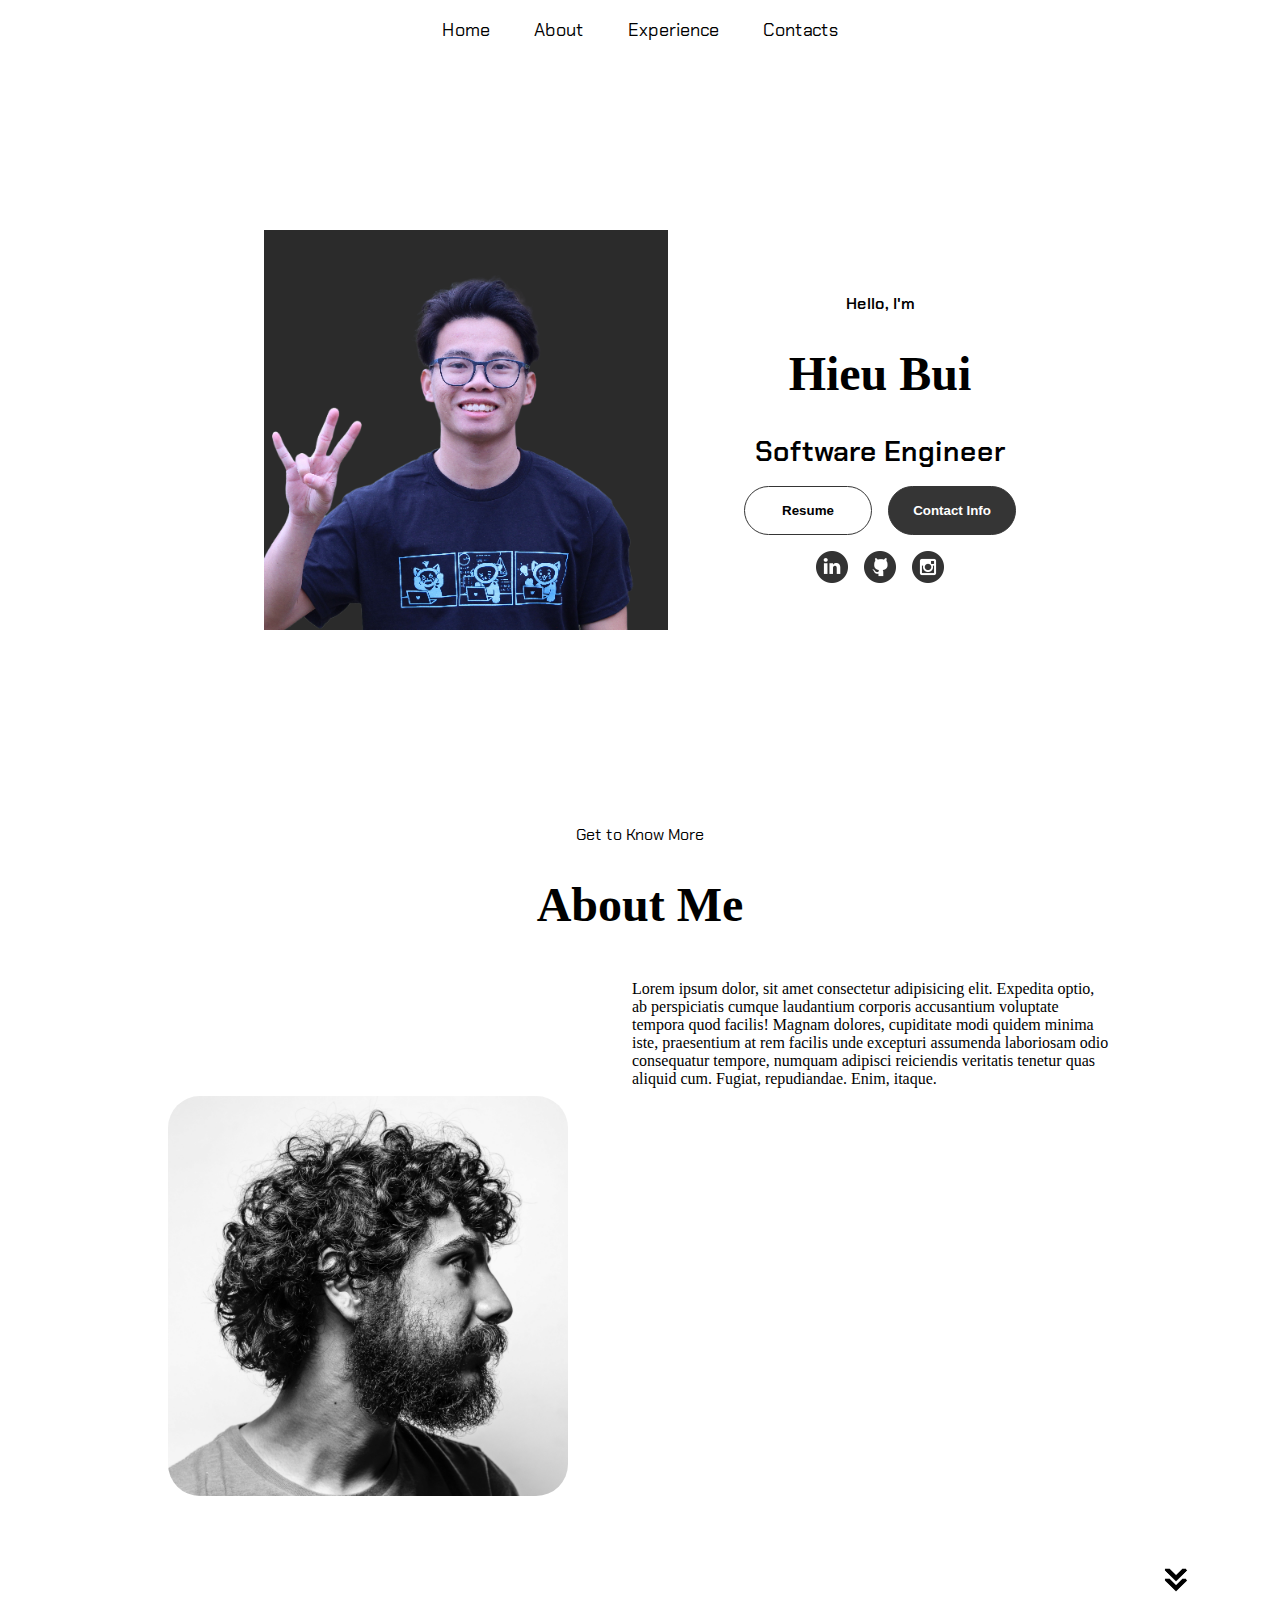
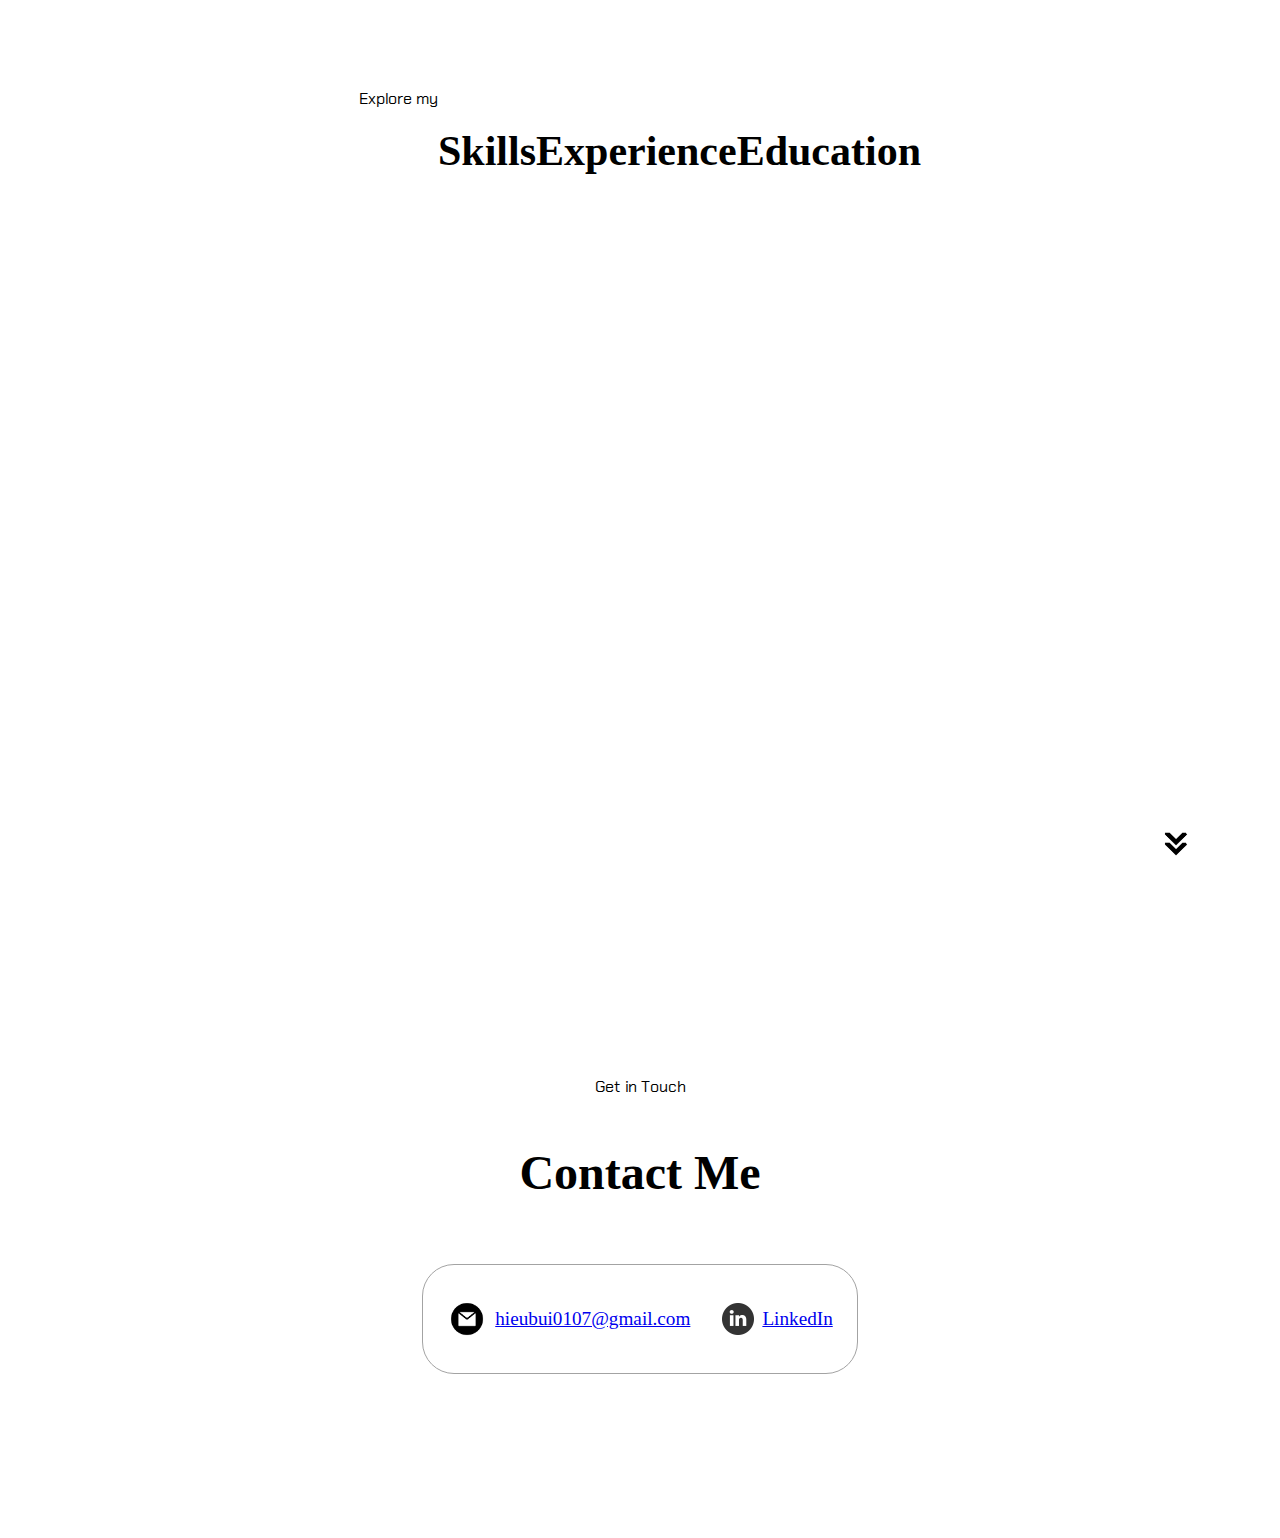
<file: index.html>
<!DOCTYPE html>
<html lang="en">
<head>
    <meta charset="utf-8">
    <meta name="viewport" content="width=device-width, initial-scale=1, user-scalable=no">
    <meta http-equiv="X-UA-Compatible" content="ie=edge">
    <title>This is my website</title>
    <link rel="stylesheet" href="style.css">
    <link rel="stylesheet" href="mediaqueries.css">
    <link href="https://fonts.googleapis.com/css2?family=Chakra+Petch&display=swap" rel="stylesheet">
    <link href="https://fonts.googleapis.com/css2?family=Press+Start+2P&display=swap" rel="stylesheet">
</head>
<body>
    <nav id="header">
        <div class="nav-bar">
            <ul class="nav-links">
                <li><a href="#">Home</a></li>
                <li><a href="#">About</a></li>
                <li><a href="#">Experience</a></li>
                <li><a href="#">Contacts</a></li>
            </ul>
        </div>
    </nav>
    <nav id="hamburger-nav">
        <div class="hamburger-menu">
            <div class="hamburger-icon" onclick="toggleMenu()">
                <span></span>
                <span></span>
                <span></span>
        </div>
        <div class="menu-links">
            <li><a href="about" onclick="toggleMenu()">About</a></li>
            <li><a href="experience" onclick="toggleMenu()">Experience</a></li>
            <li><a href="projects" onclick="toggleMenu()">Projects</a></li>
            <li><a href="contact" onclick="toggleMenu()">Contact</a></li>
        </div>
    </nav>
  
    <!----------profile---------->
    <section id="profile">
        <div class="section_pic-container">
            <img src="./assets/images/pic1.png" alt="Hieu Bui's profile pic">
        </div>
        <div class="section_text">
            <p class="section_text_p1">Hello, I'm</p>
            <h1 class="title">Hieu Bui</h1>
            <p class="section_text_p2">Software Engineer</p>
            <div class="btn-container">
                <button class="btn btn-color-2" onclick="window.open('./assets/Hieu_Bui_Resume.pdf')">Resume</button>
                <button class="btn btn-color-1" onclick="location.href='./#contact'">Contact Info</button>
            </div>
            <div id="socials-container">
                <img src="./assets/images/linkedinlight.png" alt="My LinkedIn profile"
                class="icon" onclick="location.href='https://www.linkedin.com/in/hbui0107/'">
                <img src="./assets/images/githublight.png" alt="My GitHub profile" 
                class="icon" onclick="location.href='https://github.com/hieubui07'">
                <img src="./assets/images/iglight.png" alt="My Instagram profile"
                class="icon" onclick="location.href='https://www.instagram.com/hieu.bui7/'">
            </div>
        </div>
    </section>

    <!--        about me       -->
    <section id="about">
        <p class="about_text_p1">Get to Know More</p>
        <h1 class="about_title">About Me</h1>
        <div class="section-container">
            <div class="section_pic-container">
                <img 
                src="./assets/images/about-pic.png"
                alt="Profile picture"
                class="about-pic"
                />
            </div>
                <div class="text-container">
                    <p>
                        Lorem ipsum dolor, sit amet consectetur adipisicing elit. Expedita optio, ab perspiciatis cumque laudantium corporis accusantium voluptate tempora quod facilis! Magnam dolores, cupiditate modi quidem minima iste, praesentium at rem facilis unde excepturi assumenda laboriosam odio consequatur tempore, numquam adipisci reiciendis veritatis tenetur quas aliquid cum. Fugiat, repudiandae. Enim, itaque.
                    </p>
                </div>
            </div>
        </div>
        <img 
        src="./assets/images/arrow.png" 
        alt="arrow icon"
        class="icon arrow"
        onclick="location.href='./#experience'"
        />
    </section>
    
    <!----------experience----------->
    <section id="experience">
        <p class="experience_text_p1">Explore my</p>
        <div class="tab-title">
            <h2>Skills</h2>
            <h2>Experience</h2>
            <h2>Education</h2>
        </h1>
        <img 
        src="./assets/images/arrow.png" 
        alt="arrow icon"
        class="icon arrow"
        onclick="location.href='./#contacts'"
        />
    </section>
        

    <!-------contacts info------------->
    <section id="contact">
        <p class="contact_text_p1">Get in Touch</p>
        <h1 class="contact_title">Contact Me</h1>
        <div class="contact-info-upper-container">
            <div class="contact-info-container">
                <img 
                    src="./assets/images/email.png" 
                    alt="Email icon"
                    class="icon contact-icon email-icon"
                />
                <p><a href="mailto:hieubui0107@gmail.com">hieubui0107@gmail.com</a></p>
            </div>
            <div class="contact-info-container">
                <img 
                    src="./assets/images/linkedinlight.png" 
                    alt="LinkedIn icon"
                    class="icon contact-icon"
                />
                <p><a href="https://www.linkedin.com/feed/">LinkedIn</a></p>
            </div>
        </div>
    </section>
    


        <script>
            var tablinks = document.getElementsByClassName("tab-links");
            var tabcontents = document.getElementsByClassName("tab-contents");
            
            function opentab(tabname){
                for(tablink of tablinks){
                    tablink.classList.remove("active-link");
                }
                for(tabcontent of tabcontents){
                    tabcontent.classList.remove("active-tab");
                }
                event.currentTarget.classList.add("active-link");
                document.getElementById(tabname).classList.add("active-tab");
            }
        </script>

        <script src="script.js"></script>
    </body>
</html>
</file>
<file: style.css>
body{
    background-color: white;
}
/*---------------nav bar-------------------*/

.nav-bar{
    display: flex;
    justify-content: center;
}

.nav-bar ul{
    margin: 0;
    padding: 0;
}

nav ul li{
    display: inline-block;
    list-style: none;
    margin: 10px 20px;
}

nav ul li a{
    color: black;
    font-family: "chakra petch","san-serif","consolas","courier","serif";
    text-decoration: none;
    font-size: 18px;
    position: relative;
}

nav ul li a::after{
    content: '';
    width: 0;
    height: 2px;
    background-color: red;
    position: absolute;
    left: 0;
    bottom: -4px;
    transition: 0.5s;
}

nav ul li a:hover::after{
    width: 100%;
}

/* Hamburger Menu*/
#hamburger-nav{
    display: none;
    justify-content: right;
}

.hamburger-menu{
    position: relative;
    display: inline-block;
}
.hamburger-icon{
    display: flex;
    flex-direction: column;
    justify-content: space-between;
    height: 24px;
    width: 30px;
    cursor: pointer;
}
.hamburger-icon span{
    width: 100%;
    height: 2px;
    background-color: beige;
    transition: all 0.3 ease-in-out;
}
.menu-links{
    position: absolute;
    top: 100%;
    right: 0;
    background-color: black;
    width: fit-content;
    max-height: 0;
    overflow: hidden;
    transition: all 0.3 ease-in-out;
}
.menu-links a{
    display: flex;
    position: relative;
    padding: 10px;
    text-align: left;
    font-size: 1.5rem;
    color: beige;
    text-decoration:underline;
    transition: all 0.3 ease-in-out;
}
.menu-links li{
    list-style: none;
}
.menu-links.open{
    max-height: 300px;
}
.hamburger-icon.open span:first-child{
    transform: rotate(45deg) translate(10px, 5px);
}
.hamburger-icon.open span:nth-child(2){
    opacity: 0;
}
.hamburger-icon.open span:last-child{
    transform: rotate(-45deg) translate(10px, -5px);
}
.hamburger-icon span:first-child{
    transform: none;
}
.hamburger-icon span:first-child{
    opacity: 1;
}
.hamburger-icon span:first-child{
    transform: none;
}

/*-----------------intro-------------------*/



.section-container{
    display: flex;
}

/* profile section */
#profile{
    display: flex; 
    justify-content: center;
    gap: 5rem;
    height: 80vh;
}

.section_pic-container{
    display: flex;
    height: 400px;
    width: 400px;
    margin: auto 0;
}

.section_text{
    align-self: center;
    text-align: center;
}

.section_text p{
    font-weight: 600;
}

.section_text_p1{
    text-align: center;
    font-family: "chakra petch","san-serif","consolas","courier","serif";
}

.section_text_p2{
    font-size: 1.75rem;
    margin-bottom: 1rem;
    font-family: "chakra petch","san-serif","consolas","courier","serif";
}

.title{
    font-size: 3rem;
    text-align: center;
}

#socials-container {
    display: flex;
    justify-content: center;
    margin-top: 1rem;
    gap: 1rem
}

/* Icons */
.icon {
    cursor: pointer;
    height: 2rem;
}

/* Buttons */
.btn-container {
    display: flex;
    justify-content: center;
    gap: 1rem;
}

.btn{
    font-weight: 600;
    transition: all 300ms ease;
    padding: 1rem;
    width: 8rem;
    border-radius: 2rem;
}

.btn-color-1, .btn-color-2{
    border: rgb(53,53,53) 0.1rem solid;
}

.btn-color-1:hover, .btn-color-2:hover{
    cursor: pointer;
}

.btn-color-1, .btn-color-2:hover{
    background: rgb(53,53,53);
    color: white;
}

.btn-color-1:hover{
    background: rgb(0,0,0);
}

.btn-color-2{
    background: none;
    color: black;
}

.btn-color-2:hover{
    border: rgb(255, 255, 255) 0.1rem solid; 
}

.btn-container{
    gap: 1rem;
}


/*---------about me--------*/
#about {
    position: relative;
}

section{
    padding-top: 4vh;
    height: 96vh;
    margin: 0 10rem;
    box-sizing: border-box;
    min-height: fit-content;
}

.about_text_p1{
    text-align: center;
    font-family: "chakra petch","san-serif","consolas","courier","serif";
}

.about_title{
    font-size: 3rem;
    text-align: center;
}

.about-containers {
    gap: 2rem;
    margin-bottom: 2rem;
    margin-top: 2rem;
}

.about-details-container {
    justify-content: center;
    flex-direction: column;
}

.about-containers, 
.about-details-container {
    display: flex;
}

.about-pic {
    border-radius: 2rem;
}

.arrow {
    position: absolute;
    right: -5rem;
    bottom: 2.5rem;
}

.details-container {
    padding: 1.5rem;
    flex: 1;
    background: white;
    border-radius: 2rem;
    border: rgb(53,53,53) 0.1rem solid;
    border-color: black;
    text-align: center;
}

.section-container{
    gap: 4rem;
    height: 80%;
}

.section_pic-container{
    height: 400px;
    width: 400px;
    margin: auto 0;
}

/* Experience */
#experience{
    display: flex;
    position: relative;
    justify-content: center;
}

.experience_text_p1{
    text-align: center;
    justify-content: center;
    font-family: "chakra petch","san-serif","consolas","courier","serif";
}

.experience_title{
    font-size: 3rem;
    text-align: center;
}

.tab-title{
    display: flex;
    margin: 20px 0 40px;
    text-align: center;
    font-weight: 600;
    font-size: 1.75rem;
    margin-bottom: 2rem;
}

.tab-links{
    margin-right: 50px;
    font-size: 25px;
    font-weight: 500;
    cursor: pointer;
    position: relative;
}

/* Contact */
#contact {
    display: flex;
    justify-content: center;
    flex-direction: column;
    height: 70vh;
  }
  
.contact_text_p1{
    text-align: center;
    font-family: "chakra petch","san-serif","consolas","courier","serif";
}

.contact_title{
    font-size: 3rem;
    text-align: center;
}

.contact-info-upper-container {
    display: flex;
    justify-content: center;
    border-radius: 2rem;
    border: rgb(53, 53, 53) 0.1rem solid;
    border-color: rgb(163, 163, 163);
    background: (250, 250, 250);
    margin: 2rem auto;
    padding: 0.5rem;
}
  
.contact-info-container {
    display: flex;
    align-items: center;
    justify-content: center;
    gap: 0.5rem;
    margin: 1rem;
}
  
.contact-info-container p {
    font-size: larger;
}
  
.contact-icon {
    cursor: default;
}
  
.email-icon {
    height: 2.5rem;
}
</file>
<file: mediaqueries.css>
@media screen and (max-width: 1200px) {
    #header{
        display: none;
    }
    #hamburger-nav{
        display: flex;
        
    }
}
</file>
